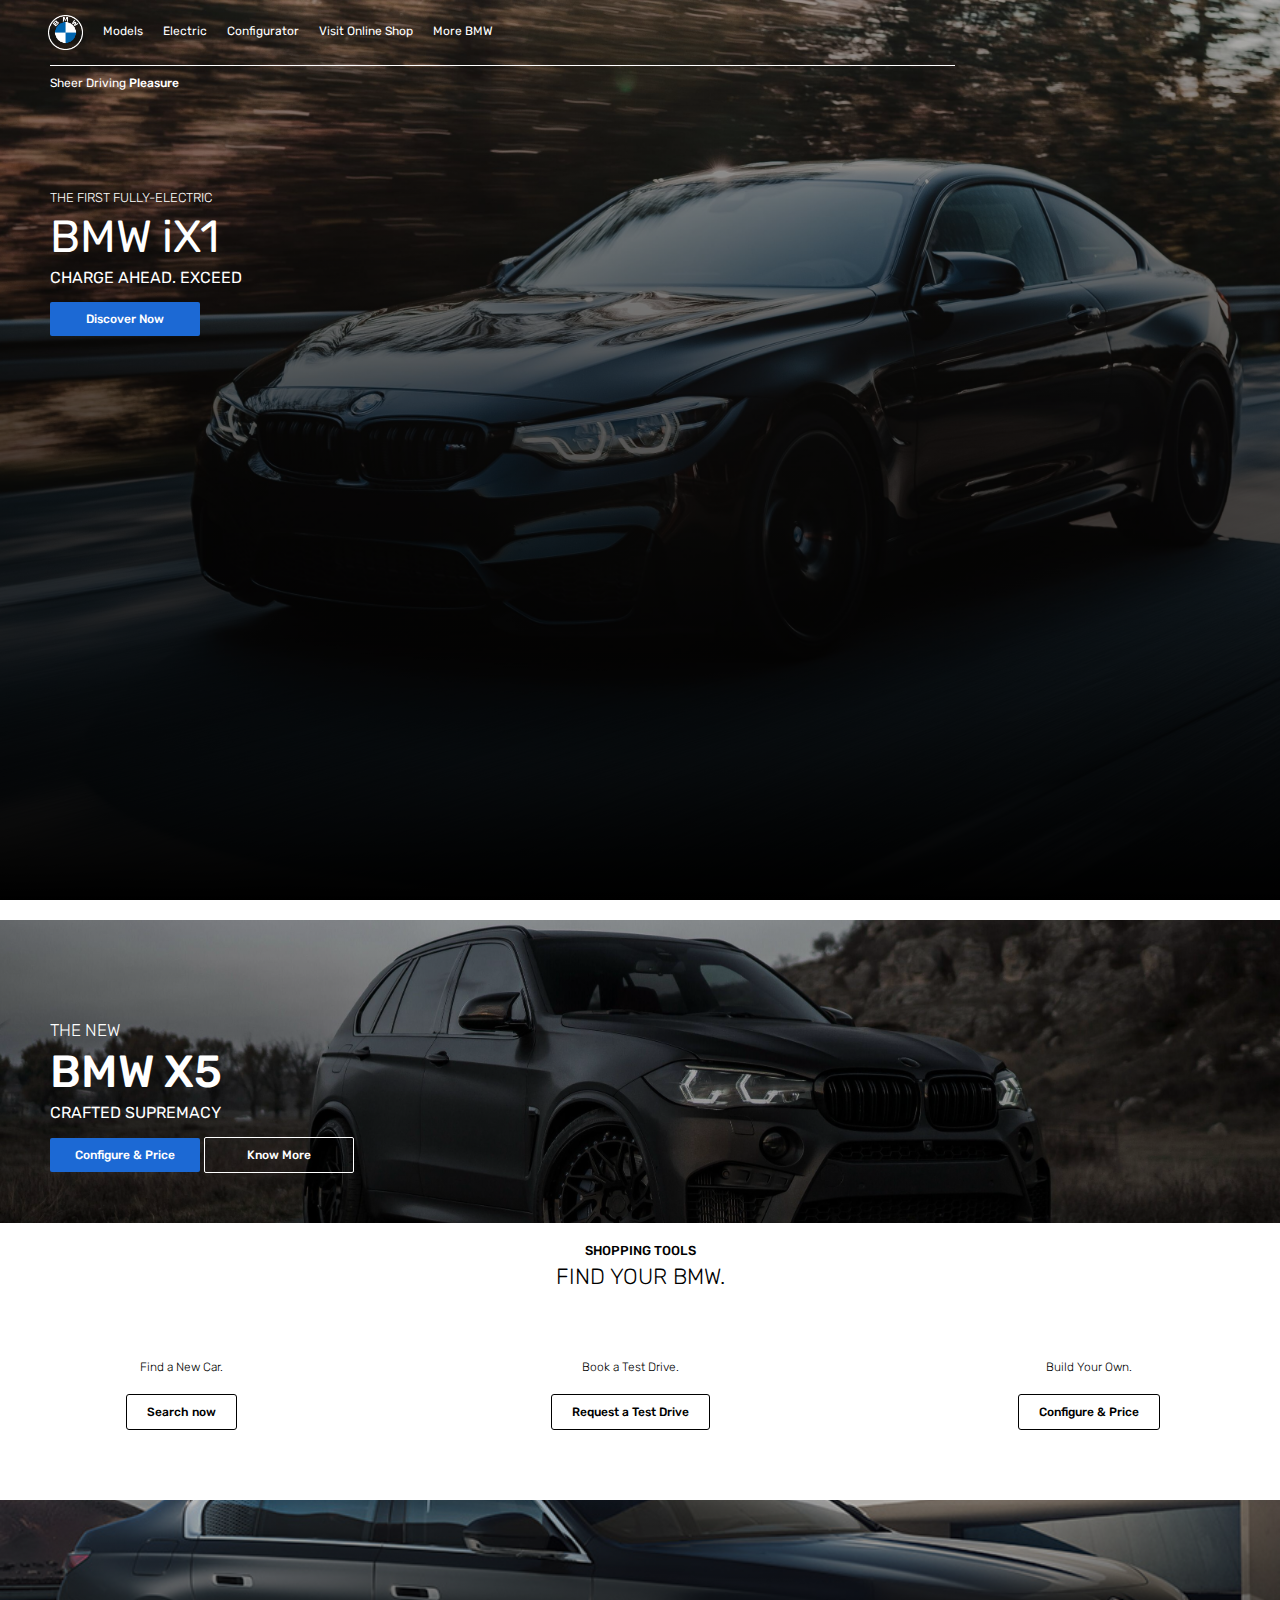
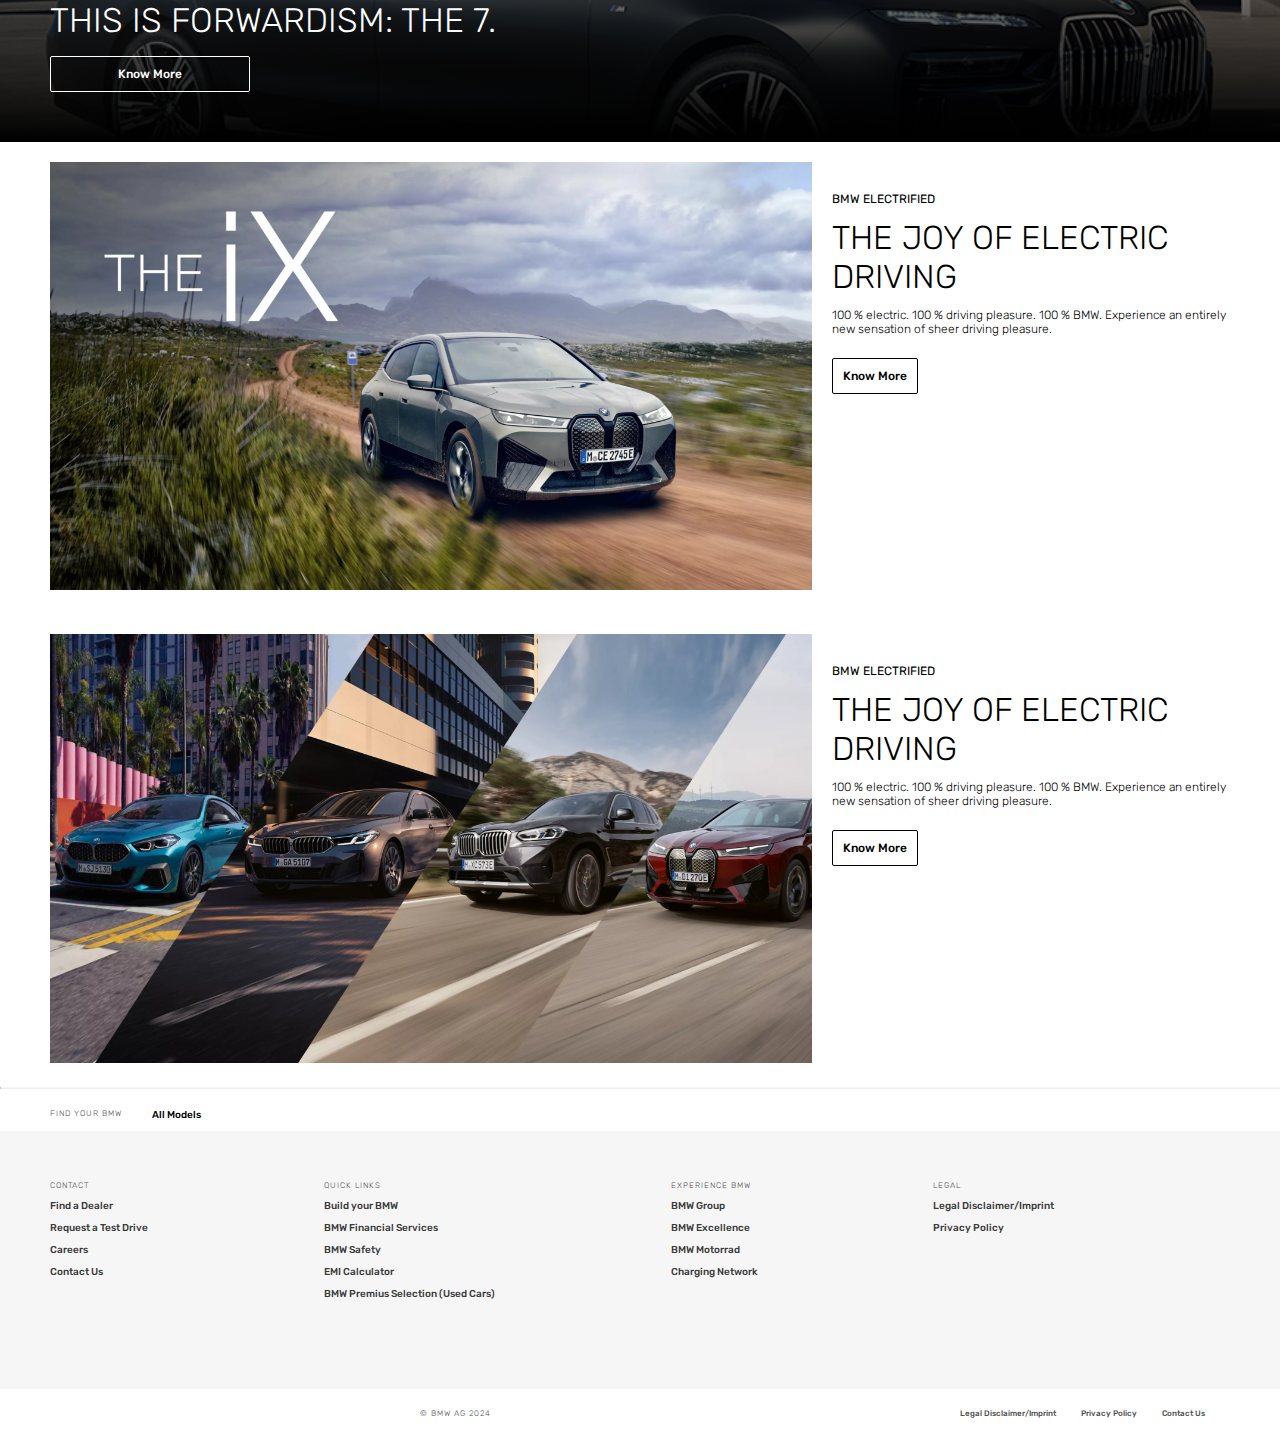
<file: index.html>
<!DOCTYPE html>
<html lang="en">
<head>
    <meta charset="UTF-8">
    <meta http-equiv="X-UA-Compatible" content="IE=edge">
    <meta name="viewport" content="width=device-width, initial-scale=1.0">
    <title>BMW</title>
    <link rel="stylesheet" href="style.css">
    <link rel="preconnect" href="https://fonts.googleapis.com">
    <link rel="preconnect" href="https://fonts.gstatic.com" crossorigin>
    <link href="https://fonts.googleapis.com/css2?family=Poppins:ital,wght@0,200;0,300;0,400;0,500;0,600;0,700;0,800;1,200;1,300&family=Rubik:ital,wght@0,300..900;1,300..900&display=swap" rel="stylesheet">
    <link rel="stylesheet" href="https://cdnjs.cloudflare.com/ajax/libs/font-awesome/6.5.1/css/all.min.css" integrity="sha512-DTOQO9RWCH3ppGqcWaEA1BIZOC6xxalwEsw9c2QQeAIftl+Vegovlnee1c9QX4TctnWMn13TZye+giMm8e2LwA==" crossorigin="anonymous" referrerpolicy="no-referrer" />
</head>
<body>

    <!-- main div -->

    <div class="main">
        <div class="container">

            <!-- navbar -->

            <div class="nav-bar">
                <div class="logo">
                    <img class="bmlogo" src="assets/bmlogo-white.png" alt="">
                    <div class="nav-items-1">
                        <ul class="nav-items1-ul">
                            <li><a href="#models-page">Models</a></li>
                            <li><a href="#electric">Electric</a></li>
                            <li><a href="#">Configurator</a></li>
                            <li><a href="#shopping">Visit Online Shop</a></li>
                            <li><a href="#">More BMW</a></li>
                        </ul>
                    </div>
                    <!-- hello -->
                    <!-- testing -->

                    <div class="nav-items">
                        <nav>
                            <ul class="nav-items-ul">
                                <li><a href="#"><i class="fa-solid1 fa-solid fa-cart-shopping"></i></a></li>
                                <li class="location"><a href="#"><i class="fa-solid1 fa-solid fa-location-dot"></i></a></li>
                                <li><a href="#"><i class="fa-solid1 fa-solid fa-magnifying-glass"></i></a></li>
                                <div class="menu-bar">
                                    <div class="menu-bar-div">
                                            <input type="checkbox" id="check">
                                            <label for="check">
                                                <i class="fa-solid1 fa-solid fa-bars" id="btn"></i>
                                                <i class="fa-solid1 fa-solid fa-xmark" id="cancel"></i>
                                            </label>
                                        <ul class="nav-menu">
                                            <li class="nav-item">
                                                <a href="#" class="nav-link">Services</a>
                                            </li>
                                            <li class="nav-item">
                                                <a href="#" class="nav-link">Blog</a>
                                            </li>
                                            <li class="nav-item">
                                                <a href="#" class="nav-link">About</a>
                                            </li>
                                            <li class="nav-item">
                                                <a href="#" class="nav-link">Contact</a>
                                            </li>
                                        </ul>
                                    </div>
                                </div>
                            </ul>
                        </nav>
                    </div>

                </div>
            </div>
            <div class="nav-line">
                    
            </div>

            <p class="sheer">Sheer Driving <span class="pleasure">Pleasure</span></p>

            <!-- main div text -->
            <div class="main-div-part2">
                <div class="main-div-text">
                    <p class="main-txt1">THE FIRST FULLY-ELECTRIC</p>
                    <p class="main-txt2">BMW iX1</p>
                    <p class="main-txt3">CHARGE AHEAD. EXCEED</p>
                    <button>Discover Now</button>
                </div>
            </div>
        </div>

        <!-- x5 div -->

        <div class="sec-div" id="models-page">
                <div class="sec-div-text">
                    <p class="sec-txt1">THE NEW</p>
                    <p class="sec-txt2">BMW X5</p>
                    <p class="sec-txt3">CRAFTED SUPREMACY</p>
                    <button class="btn-1">Configure & Price</button>
                    <button class="btn-2">Know More</button>
                </div>
        </div>

        <!-- shopping tools -->

        <div class="shopping-tools-div" id="shopping">
            <p class="shopping-text">SHOPPING TOOLS</p>
            <p class="find-bmw-text">FIND YOUR BMW.</p>
            <div class="cards">
                <div class="card search-card">
                    <i class="fa-solid fa-car-rear"></i>
                    <p>Find a New Car.</p>
                    <button>Search now</button>
                </div>
                <div class="card testdrive-card">
                    <i class="fa-solid fa-car-rear"></i>
                    <p>Book a Test Drive.</p>
                    <button>Request a Test Drive</button>
                </div>
                <div class="card build-card">
                    <i class="fa-solid fa-car-rear"></i>
                    <p>Build Your Own.</p>
                    <button>Configure & Price</button>
                </div>
            </div>
        </div>


        <!-- 7 series -->

        <div class="seven-series">
            <div class="seven-text">
                <p class="seven-txt1">THIS IS FORWARDISM: THE 7.</p>
                <button class="seven-btn-1">Know More</button>
            </div>
        </div>


        <!-- article div -->

        <div class="article-div" id="electric">
            <div class="article">
                <div class="article-img">
                    <img src="assets/ix.png" alt="">
                </div>
                <div class="article-texts">
                    <p class="article-txt1">BMW ELECTRIFIED</p>
                    <p class="article-txt2">THE JOY OF ELECTRIC DRIVING</p>
                    <p class="article-txt3">100 % electric. 100 % driving pleasure. 100 % BMW. Experience an entirely new sensation of sheer driving pleasure.</p>
                    <button>Know More</button>
                </div>
            </div>
        </div>

        <div class="article2-div">
            <div class="article2">

                <div class="article2-img">
                    <img src="assets/ix2.png" alt="">
                </div>

                <div class="article2-texts">
                    <p class="article2-txt1">BMW ELECTRIFIED</p>
                    <p class="article2-txt2">THE JOY OF ELECTRIC DRIVING</p>
                    <p class="article2-txt3">100 % electric. 100 % driving pleasure. 100 % BMW. Experience an entirely new sensation of sheer driving pleasure.</p>
                    <button>Know More</button>
                </div>
            </div>
        </div>

        <hr>

        <div class="second-last">
            <p>FIND YOUR BMW</p>
            <a href="#">All Models</a>
        </div>

        <!-- final links section -->

        <div class="final-links-div">
            <div class="final-links">
                <div class="links">
                    <ul>
                        <li>CONTACT</li>
                        <li><a href="">Find a Dealer</a></li>
                        <li><a href="">Request a Test Drive</a><li>
                        <li><a href="">Careers</a></li>
                        <li><a href="">Contact Us</a></li>
                    </ul>
                </div>
                <div class="links">
                    <ul>
                        <li>QUICK LINKS</li>
                        <li><a href="">Build your BMW</a></li>
                        <li><a href="">BMW Financial Services</a><li>
                        <li><a href="">BMW Safety</a></li>
                        <li><a href="">EMI Calculator</a></li>
                        <li><a href="">BMW Premius Selection (Used Cars)</a></li>
                    </ul>
                </div>
                <div class="links">
                    <ul>
                        <li>EXPERIENCE BMW</li>
                        <li><a href="">BMW Group</a></li>
                        <li><a href="">BMW Excellence</a><li>
                        <li><a href="">BMW Motorrad</a></li>
                        <li><a href="">Charging Network</a></li>
                    </ul>
                </div>
                <div class="links">
                    <ul>
                        <li>LEGAL</li>
                        <li><a href="">Legal Disclaimer/Imprint</a></li>
                        <li><a href="">Privacy Policy</a><li>
                    </ul>
                </div>
            </div>
            <div class="social-icons-div">
                <div class="icons">
                    <a href=""><i class="fa-brands fa-facebook-f"></i></a>
                    <a href=""><i class="fa-brands fa-instagram"></i></a>
                    <a href=""><i class="fa-brands fa-youtube"></i></a>
                    <a href=""><i class="fa-brands fa-linkedin-in"></i></a>
                    <a href=""><i class="fa-brands fa-x-twitter"></i></a>
                </div>
            </div>
        </div>

        <!-- footer section -->

        <div class="footer-div">
            <div class="footer">
                <div class="footer-copyright"></div>
                <p class="copyright">© BMW AG 2024</p>
                <div class="footer-links">
                    <a href=""><p>Legal Disclaimer/Imprint</p></a>
                    <a href=""><p>Privacy Policy</p></a>
                    <a href=""><p>Contact Us</p></a>
                </div>
            </div>
        </div>

    </div>
</body>
</html>
</file>
<file: style.css>
* {
    margin: 0;
    padding: 0;
    font-family: "Rubik", sans-serif;
    color: white;
}

html {
    scroll-behavior: smooth;
}

/* Main div */

.container {
    background-image: linear-gradient(to bottom, rgba(0, 0, 0, 0.25), rgb(0, 0, 0, 1)), url("assets/bmw1.jpg");
    background-size: cover;
    background-repeat: no-repeat;
    background-position: center;
}

.nav-bar{
    display: flex;
    justify-content: space-between;
    padding-left: 48px;
    padding-right: 48px;
}

.nav-items ul{
    list-style: none;
    display: flex;
    fill: white;
}

.nav-items ul li {
    padding: 20px 12px 20px 12px;
}

.fa-solid{
    color: white;
    font-size: 12px;
    position: relative;
}

.fa-solid1:after{
    content: "";
    position: absolute;
    background-color: #1C69D4;
    height: 3px;
    width: 0;
    left: 0;
    bottom: -26px;
}

.fa-solid1:hover:after {
    width: 100%;
}

/* main div text */

.main-div-text {
    padding: 50px 50px;
    margin-top: 50px;
}

.main-div-text p{
    margin-bottom: 5px;
}

.main-txt1{
    font-size: 13px;
    font-weight: 300;
}

.main-txt2{
    font-size: 45px;
    font-weight: 400;
}

.main-div-text button{
    text-decoration: none;
    border: none;
    width: 150px;
    padding: 10px;
    border-radius: 2px;
    background-color: #1C69D4;
    font-size: 12px;
    font-weight: 500;
    margin-top: 10px;
}

.main-div-text button:hover {
    background-color: #114da0;
    cursor: pointer;
}

.bmlogo{
    padding: 15px 0px;
}

.nav-line{
    padding-top: 20px;
    width: 100%;
    height: 2px;
    background-color: white;
}

.nav-line {
    height: 0.5px;
    background-color: white;
    padding: 0;
    margin-left: 50px;
    width: 905px;
}

.nav-items1-ul {
    display: flex;
    list-style: none;
    margin-top: 20px;
    margin-left: 20px;
}

.nav-items1-ul a {
    text-decoration: none;
    font-size: 12px;
    margin-right: 20px;
    position: relative;
    
}

.nav-items1-ul a:after{
    content: "";
    position: absolute;
    background-color: #1C69D4;
    height: 3px;
    width: 0;
    left: 0;
    bottom: -26px;
}

.nav-items1-ul a:hover:after {
    width: 100%;
}

.logo {
    display: flex;
}

.sheer {
    font-size: 12px;
    margin-top: 10px;
    margin-left: 50px;
}

.pleasure {
    font-size: 12px;
    font-weight: 500;
}



/* second div */

.sec-div {
    background-image: linear-gradient(to bottom, rgba(0, 0, 0, 0.2), rgb(0, 0, 0, 0.5)), url("assets/x5.jpg");
    background-size: cover;
    background-repeat: no-repeat;
    background-position: center;
    margin-top: 20px;
}

.sec-div-text {
    padding: 100px 50px 50px 50px;
}

.sec-div-text p{
    margin-bottom: 5px;
}

.sec-txt1{
    font-size: 17px;
    font-weight: 300;
}

.sec-txt2{
    font-size: 45px;
    font-weight: 500;
}

.btn-1{
    text-decoration: none;
    border: none;
    width: 150px;
    padding: 10px;
    border-radius: 2px;
    background-color: #1C69D4;
    font-size: 12px;
    font-weight: 500;
    margin-top: 10px;
}

.btn-1:hover {
    background-color: #114da0;
    cursor: pointer;
}

.btn-2{
    text-decoration: none;
    border: 1px solid white;
    width: 150px;
    padding: 10px;
    border-radius: 2px;
    background-color: transparent;
    font-size: 12px;
    font-weight: 500;
    margin-top: 10px;
}

.btn-2:hover {
    cursor: pointer;
}



/* shopping tools div */


.shopping-tools-div{
    display: flex;
    flex-direction: column;
    text-align: center;
    padding: 20px;
}


.find-bmw-text{
    font-size: 22px;
    font-weight: 200;
}

.shopping-tools-div p{
    color: black;
}

.shopping-tools-div i{
    color: black;
}

.shopping-text{
    font-size: 13px;
    font-weight: 500;
    color: gray;
    margin-bottom: 5px;
}


.fa-car-rear{
    font-size: 6vh;
}

.card p{
    font-size: 12px;
    font-weight: 100;
    padding: 20px;
}

.card button{
    background-color: transparent;
    border: 1px solid black;
    border-radius: 3px;
    padding: 10px 20px;
    color: black;
    font-size: 12px;
    font-weight: 500;
}

.card button:hover{
    border: 2px solid black;
    box-sizing: border-box;
}

.cards {
    margin-top: 50px;
    margin-bottom: 50px;
}


/* 7 series div */

.seven-series{
    background-image: linear-gradient(to bottom, rgba(0, 0, 0, 0.25), rgb(0, 0, 0, 1)), url("assets/bmw7.jpg");
    background-size: cover;
    background-repeat: no-repeat;
    background-position: center;
    
}
.seven-series p{
    color: white;
}


.seven-text {
    padding: 100px 50px 50px 50px;
}

.seven-text p{
    margin-bottom: 5px;
    font-size: 34px;
    font-weight: 300;
}

.seven-btn-1{
    text-decoration: none;
    border: 1px solid white;
    padding: 10px;
    border-radius: 2px;
    background-color: transparent;
    font-size: 12px;
    font-weight: 500;
    margin-top: 10px;
}


/* article section */

.article-div{
    padding: 20px 50px 20px 50px;
}

.article{
    display: flex;
    justify-content: space-between;
}

.article-img {
    width: 100%;
    height: auto;
    margin-right: 20px;
}

.article-texts {
    margin-top: 30px;
}

.article-texts p {
    color: black;
    margin-bottom: 12px;
}

.article-txt1 {
    font-size: 12px;
    color: gray;
}

.article-txt2 {
    font-size: 33px;
    font-weight: 200;
}

.article-txt3 {
    font-size: 12px;
    font-weight: 100;
}

.article-texts button{
    text-decoration: none;
    color: black;
    border: 1px solid black;
    padding: 10px;
    border-radius: 2px;
    background-color: transparent;
    font-size: 12px;
    font-weight: 500;
    margin-top: 10px;
}


/* ariticle div 2 */

.article2-div{
    padding: 20px 50px 20px 50px;
}

.article2{
    display: flex;
    justify-content: space-between;
}

.article2-img {
    width: 100%;
    height: auto;
    margin-right: 20px;
}

.article2-texts {
    margin-top: 30px;
}

.article2-texts p {
    color: black;
    margin-bottom: 12px;
}

.article2-txt1 {
    font-size: 12px;
    color: gray;
}

.article2-txt2 {
    font-size: 33px;
    font-weight: 200;
}

.article2-txt3 {
    font-size: 12px;
    font-weight: 100;
}

.article2-texts button{
    text-decoration: none;
    color: black;
    border: 1px solid black;
    padding: 10px;
    border-radius: 2px;
    background-color: transparent;
    font-size: 12px;
    font-weight: 500;
    margin-top: 10px;
}

hr {
    margin-bottom: 20px;
 
    border-top: 0.25px solid #F6F6F6;
}


/* second last div */

.second-last p {
    margin-left: 50px;
    color: #505250;
    font-weight: 100;
    font-size: 8px;
    letter-spacing: 1px;
    margin-bottom: 10px;
}

.second-last a{
    margin-left: 30px;
    color: black;
    font-size: 10px;
    font-weight: 500;
    text-decoration: none;
    margin-bottom: 10px;
}

/* final links div */

.final-links-div{
    width: 100%;
    background-color: #F6F6F6;
}

.final-links{
    display: grid;
    grid-template-columns: auto auto auto auto;
    margin-left: 50px;
    margin-right: 50px;
    padding-bottom: 30px;
}

.final-links a{
    color: rgb(58, 58, 58);
    font-size: 10px;
    font-weight: 500;
    text-decoration: none;
    text-decoration: none;
    letter-spacing: 0px;
}

.final-links a:hover {
    color: black;
    transition: 0.3s;
}

.links ul{
    text-decoration: none;
    list-style-type: none;
}

.links li{
    color: #505250;
    font-weight: 100;
    font-size: 8px;
    margin-bottom: 10px;
    letter-spacing: 1px;
    margin-right: 100px;
}

/* social media icons */

.icons {
    margin-left: 50px;
    padding-bottom: 30px;
}

.icons i{
    color: rgb(58, 58, 58);
    margin-right: 10px;
    font-size: 12px;
}


/* footer section */

.footer{
    display: flex;
    justify-content: space-between;
    padding: 20px 50px;
}

.copyright{
    color: #505250;
    font-weight: 100;
    font-size: 8px;
    letter-spacing: 1px;
    margin-right: 100px;
}

.footer p{
    color: #505250;
}

.footer a{
    color: rgb(58, 58, 58);
    font-size: 8px;
    font-weight: 500;
    text-decoration: none;
    text-decoration: none;
    letter-spacing: 0px;
    margin-right: 25px;
}

.footer a:hover {
    color: #ff0000;
    transition: 0.2s;
}

.footer-links{
    display: flex;
}

/* Responsive Design */

/* phone size */

@media screen and (max-width: 340px) {

    .container{
        width: 100%;
        height: 100vh;
    }

    .bmlogo{
        width: 25px;
        height: 25px;
    }

    .fa-solid{
        color: white;
        font-size: 10px;
    }

    .location{
        display: none;
    }

    .main-div-text{
        text-align: center;
    }

    .main-div-text button{
        width: 100%;
    }

    .main-div-part2{
        text-align: center;
    }

    .nav-items1-ul {
        display: none;
    }

    .nav-line {
        display: none;
    }

    .sheer {
        display: none;
    }

    .pleasure {
        display: none;
    }

    /* second div */

    .sec-div-text button{
        width: 100%;
    }

    /* shopping tools */

    .card button{
        width: 100%;
    }

    .card{
        margin-bottom: 40px;
    }

    /* 7 series */

    .seven-btn-1{
        width: 100%;
    }

    .seven-text {
        text-align: center;
    }

    /* article section */

    .article {
        display: flex;
        flex-direction: column;
    }

    .article-img img{
        width: 100%;
        height: 150px;
    }

    .article-div{
        padding: 20px;
    }

    .article-txt2 {
        font-size: 26px;
        font-weight: 200;
    }

    .article-texts button{
        width: 100%;
    }

    .article-texts p {
        color: black;
        margin-bottom: 8px;
    }

    /* article section 2 */

    .article2 {
        display: flex;
        flex-direction: column;
    }

    .article2-img img{
        width: 100%;
        height: 150px;
    }

    .article2-div{
        padding: 20px;
    }

    .article2-txt2 {
        font-size: 26px;
        font-weight: 200;
    }

    .article2-texts button{
        width: 100%;
    }

    .article2-texts p {
        color: black;
        margin-bottom: 8px;
    }

    /* second last div */

    
    .second-last {
        display: flex;
        flex-direction: column;
    }

    .links ul li a{
        display: none;
        
    }

    .final-links ul li{
        color: rgb(58, 58, 58);
        font-size: 10px;
        font-weight: 500;
    }

    .final-links ul li:hover{
        cursor: pointer;
        color: rgb(109, 109, 255);
    }

    .final-links {
        display: flex;
        flex-direction: column;
        padding-top: 30px;
    }
    
    .second-last p {
        margin-left: 30px;
    }

    .second-last a{
        margin-left: 30px;
    }

    /* footer section */

    .footer{
        display: flex;
        flex-direction: column;
        text-align: center;

    }

    .footer a{
        font-size: 8px;
        margin-right: 10px;
    }

    .copyright{
        margin-right: 0px;
        margin-bottom: 10px;
    }

}


/* tablet size */

@media screen and (min-width:341px) and (max-width:768px) {
    .container{
        width: 100%;
        height: 100vh;
    }

    .bmlogo{
        width: 30px;
        height: 30px;
    }

    .main-div-text button{
        width: 100%;
    }

    .main-div-part2{
        text-align: center;
    }

    .nav-items1-ul {
        display: none;
    }

    .nav-line {
        display: none;
    }

    .sheer {
        display: none;
    }

    .pleasure {
        display: none;
    }

    /* second div */

    .sec-div-text{
        text-align: center;
    }

    .sec-div-text button{
        width: 100%;
    }

    /* shopping tools */

    .card button{
        width: 50vh;
    }

    .card{
        margin-bottom: 40px;
    }

    /* 7 series */

    .seven-btn-1{
        width: 50vh;
    }

    .seven-text {
        text-align: center;
    }

    /* article section */

    .article {
        display: flex;
        flex-direction: column;
        text-align: center;
    }

    .article-img img{
        width: 100%;
    }

    .article-div{
        padding: 50px 20px 50px 20px;
    }

    .article-txt2 {
        font-size: 30px;
        font-weight: 200;
    }

    .article-texts button{
        width: 70%;
    }

    .article-texts p {
        color: black;
        margin-bottom: 8px;
    }

    /* article section 2 */

    .article2 {
        display: flex;
        flex-direction: column;
        text-align: center;
    }

    .article2-img img{
        width: 100%;
    }

    .article2-div{
        padding: 0px 20px 50px 20px;
    }

    .article2-txt2 {
        font-size: 30px;
        font-weight: 200;
    }

    .article2-texts button{
        width: 70%;
    }

    .article2-texts p {
        color: black;
        margin-bottom: 8px;
    }

        /* second last div */

    
    .second-last {
        display: flex;
    }

    .final-links {
        display: grid;
        grid-template-columns: auto auto;
        padding-top: 50px;
    }


}


/* desktop */

@media screen and (min-width: 769px) {
    .container{
        width: 100%;
        height: 100vh;
    }

    .bmlogo{
        width: 35px;
        height: 35px;
    }

    .cards {
        display: flex;
        flex-direction: row;
        justify-content: space-between;
    }

    .shopping-tools-div{
        margin-left: 100px;
        margin-right: 100px;
    }

    /* 7 series */

    .seven-btn-1{
        width: 200px;
    }


    .article-img img{
        width: 100%;
    }

    .article2-img img{
        width: 100%;
    }

        /* second last div */

    
    .second-last {
        display: flex;
    }

    /* final links div */

    .final-links {
        padding-top: 50px;
    }

    .menu-bar {
        display: none;
    }

    /* menu icons */

    .nav-items{
        position: absolute;
        right: 50px;
    }
}


/* 
testing.......... */



.nav-menu {
    align-items: center;
}

.nav-link{
    font-size: 12px;
    font-weight: 400;
    color: #475569;
}

.nav-link:hover{
    color: black;
}

label #btn, label #cancel{
    display: none;
}

#check {
    display: none;
}


@media only screen and (max-width: 340px) {

    .menu-bar-div ul a{
        text-decoration: none;
    }

    .nav-items{
        margin-left: 100px;
    }
    

    label #btn{
        display: block;
        font-size: 12px;
        margin-top: 24px;
        margin-left: 8px;
    }

    .fa-solid1{
        font-size: 12px;
    }

    label #cancel{
        font-size: 12px;
        margin-top: 24px;
        margin-left: 8px;
    }

    .menu-bar ul {
        position: absolute;
        width: 100%;
        height: 70vh;
        top: 80px;
        right: -100%;
        text-align: center;
        transition: all .5s;
    }

    #check:checked ~ ul{
        right: 0;
    }

    #check:checked ~ label #btn{
        display: none;
    }
    #check:checked ~ label #cancel{
        display: block;
    }

    .nav-menu {

        top: 5rem;
        display: flex;
        flex-direction: column;
        justify-content: space-evenly;
        background-color: #fff;
        width: 100%;
        text-align: center;
        transition: 0.3s;
        box-shadow:0 10px 27px rgba(0, 0, 0, 0.05);
    }

    .menu-bar ul li{
        display: block;
    }
}

@media screen and (min-width:341px) and (max-width:768px) {

    .menu-bar-div ul a{
        text-decoration: none;
    }

    .nav-items{
        margin-left: 300px;
    }
    

    label #btn{
        display: block;
        font-size: 12px;
        margin-top: 24px;
        margin-left: 8px;
    }

    .fa-solid1{
        font-size: 12px;
    }

    label #cancel{
        font-size: 12px;
        margin-top: 24px;
        margin-left: 8px;
    }

    .menu-bar ul {
        
        width: 100%;
        height: 70vh;
        top: 80px;
        right: -200%;
        text-align: center;
        transition: all .5s;
    }

    #check:checked ~ ul{
        right: 0;
    }

    #check:checked ~ label #btn{
        display: none;
    }
    #check:checked ~ label #cancel{
        display: block;
    }

    .nav-menu {
        position: absolute;
        top: 5rem;
        display: flex;
        flex-direction: column;
        justify-content: space-evenly;
        background-color: #fff;
        width: 100%;
        text-align: center;
        transition: 0.3s;
        box-shadow:0 10px 27px rgba(0, 0, 0, 0.05);
    }

    .menu-bar ul li{
        display: block;
    }

    .nav-items{
        position: absolute;
        right: 50px;
    }

}
</file>
